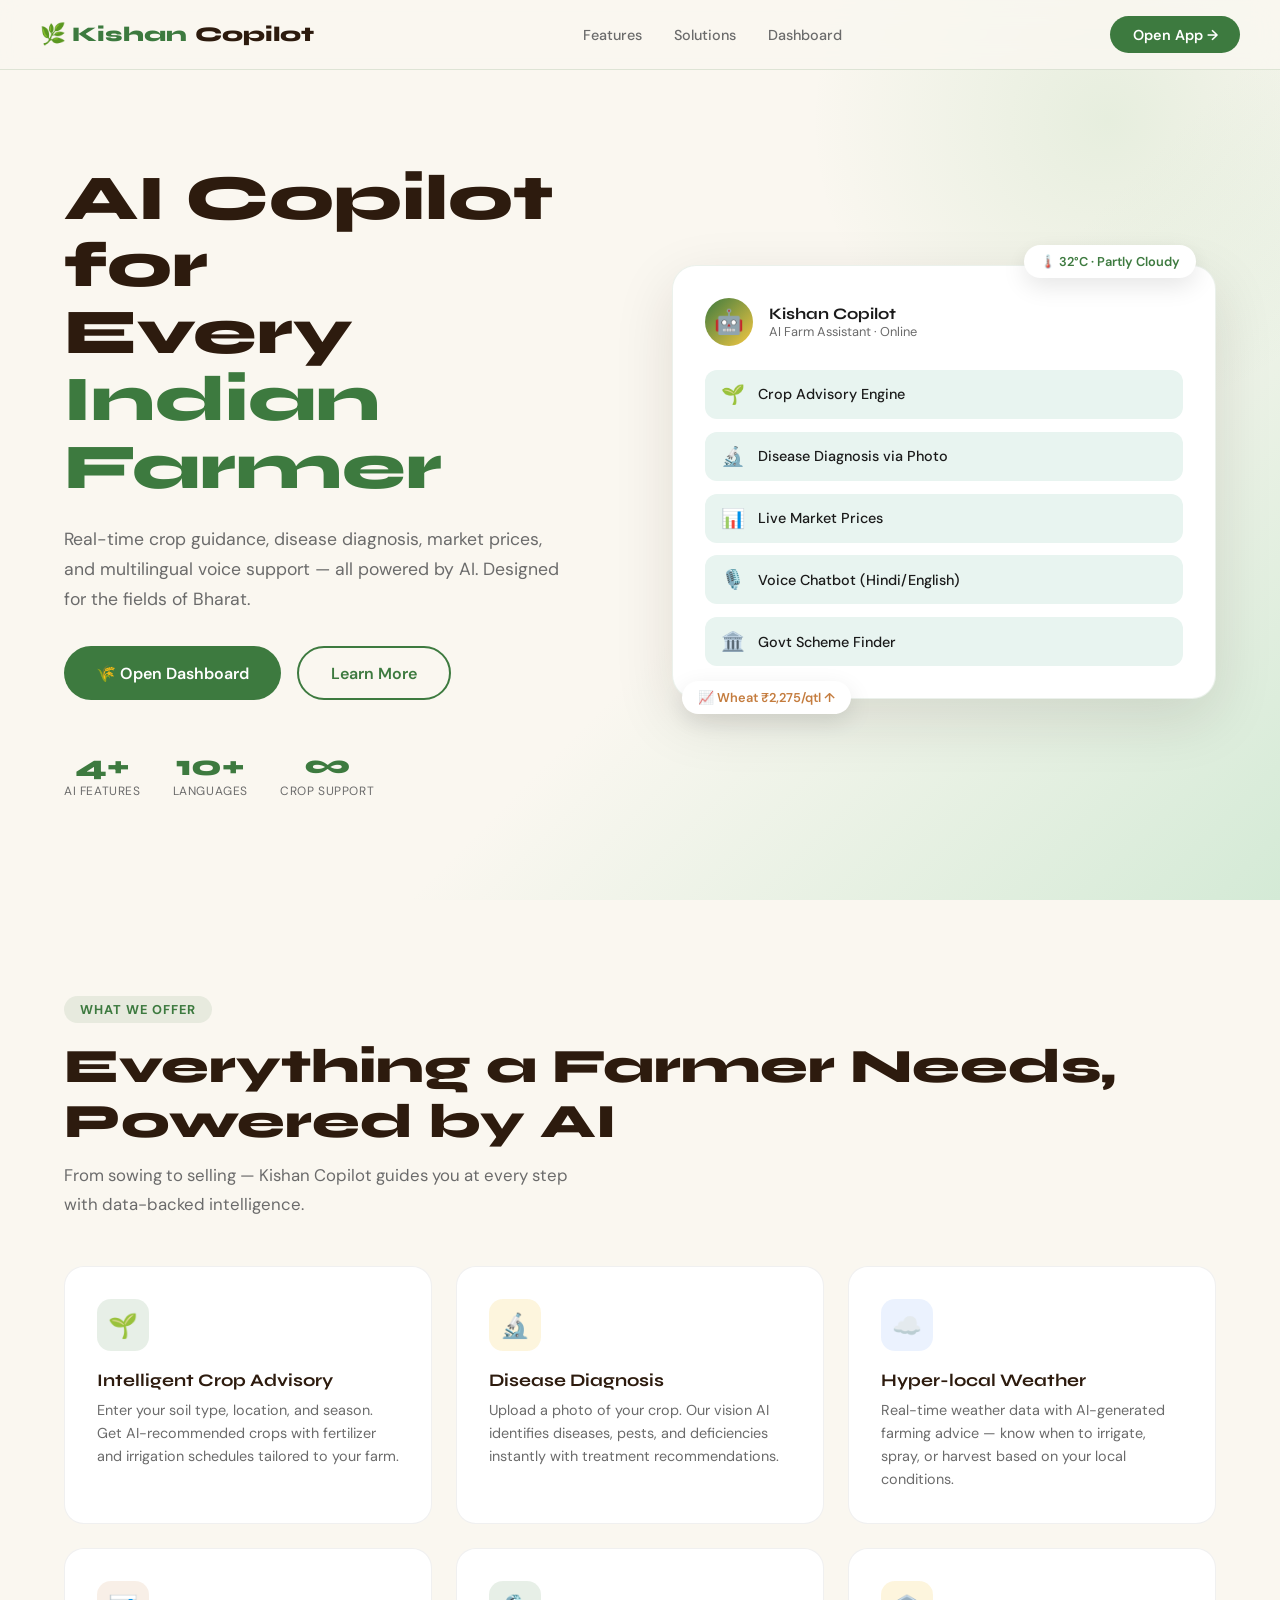
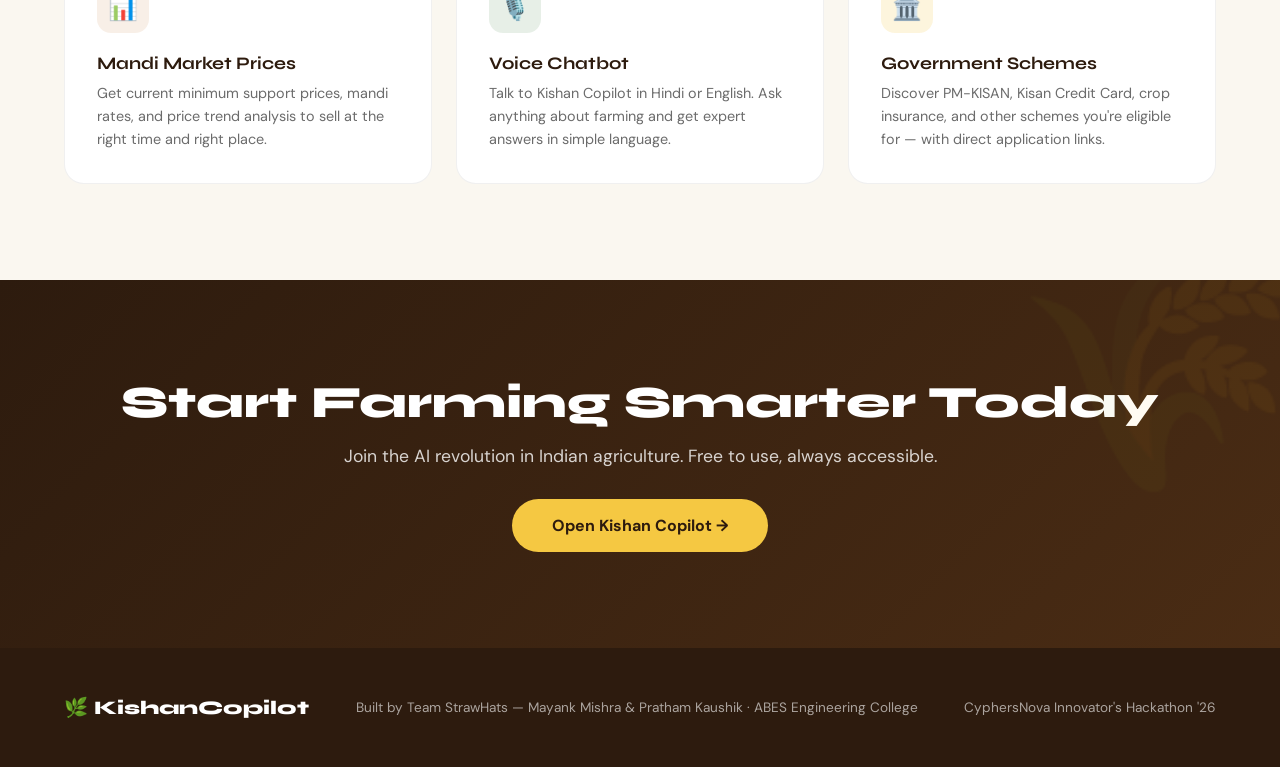
<file: templates/index.html>
<!DOCTYPE html>
<html lang="en">
<head>
<meta charset="UTF-8">
<meta name="viewport" content="width=device-width, initial-scale=1.0">
<title>Kishan Copilot — AI for Indian Farmers</title>
<link rel="preconnect" href="https://fonts.googleapis.com">
<link href="https://fonts.googleapis.com/css2?family=Syne:wght@400;600;700;800&family=DM+Sans:ital,wght@0,300;0,400;0,500;1,300&display=swap" rel="stylesheet">
<style>
:root {
  --soil: #2d1b0e;
  --leaf: #3d7a3f;
  --leaf-light: #5aad5c;
  --sun: #f5c842;
  --sky: #e8f4f0;
  --clay: #c47c3e;
  --cream: #faf7f0;
  --text: #1a1a1a;
  --muted: #6b6b6b;
}

*, *::before, *::after { box-sizing: border-box; margin: 0; padding: 0; }

body {
  font-family: 'DM Sans', sans-serif;
  background: var(--cream);
  color: var(--text);
  overflow-x: hidden;
}

/* NAV */
nav {
  position: fixed; top: 0; width: 100%; z-index: 100;
  display: flex; justify-content: space-between; align-items: center;
  padding: 1rem 2.5rem;
  background: rgba(250,247,240,0.85);
  backdrop-filter: blur(12px);
  border-bottom: 1px solid rgba(61,122,63,0.15);
}
.nav-logo {
  font-family: 'Syne', sans-serif;
  font-weight: 800; font-size: 1.3rem;
  color: var(--leaf);
  display: flex; align-items: center; gap: 0.5rem;
}
.nav-logo span { color: var(--soil); }
.nav-links { display: flex; gap: 2rem; list-style: none; }
.nav-links a {
  text-decoration: none; font-size: 0.9rem;
  color: var(--muted); font-weight: 500;
  transition: color 0.2s;
}
.nav-links a:hover { color: var(--leaf); }
.nav-cta {
  background: var(--leaf); color: white;
  padding: 0.6rem 1.4rem; border-radius: 50px;
  text-decoration: none; font-weight: 600; font-size: 0.9rem;
  transition: background 0.2s, transform 0.1s;
}
.nav-cta:hover { background: var(--soil); transform: translateY(-1px); }

/* HERO */
.hero {
  min-height: 100vh;
  display: grid; grid-template-columns: 1fr 1fr;
  align-items: center;
  padding: 8rem 4rem 4rem;
  gap: 4rem;
  background: linear-gradient(135deg, var(--cream) 60%, #d4ead6 100%);
  position: relative;
  overflow: hidden;
}
.hero::before {
  content: '';
  position: absolute; top: -20%; right: -10%;
  width: 600px; height: 600px;
  background: radial-gradient(circle, rgba(90,173,92,0.12) 0%, transparent 70%);
  border-radius: 50%;
  animation: pulse 6s ease-in-out infinite;
}
@keyframes pulse { 0%,100%{transform:scale(1)} 50%{transform:scale(1.1)} }

.hero-badge {
  display: inline-flex; align-items: center; gap: 0.5rem;
  background: rgba(61,122,63,0.1); border: 1px solid rgba(61,122,63,0.3);
  color: var(--leaf); padding: 0.4rem 1rem; border-radius: 50px;
  font-size: 0.8rem; font-weight: 600; margin-bottom: 1.5rem;
  animation: fadeUp 0.6s ease both;
}
.hero h1 {
  font-family: 'Syne', sans-serif;
  font-size: clamp(2.5rem, 5vw, 4.2rem);
  font-weight: 800; line-height: 1.05;
  color: var(--soil);
  animation: fadeUp 0.7s 0.1s ease both;
}
.hero h1 em { color: var(--leaf); font-style: normal; }
.hero p {
  font-size: 1.1rem; color: var(--muted);
  line-height: 1.7; margin: 1.5rem 0 2rem;
  max-width: 500px;
  animation: fadeUp 0.7s 0.2s ease both;
}
.hero-actions {
  display: flex; gap: 1rem; flex-wrap: wrap;
  animation: fadeUp 0.7s 0.3s ease both;
}
.btn-primary {
  background: var(--leaf); color: white;
  padding: 0.9rem 2rem; border-radius: 50px;
  text-decoration: none; font-weight: 600;
  transition: all 0.2s;
  display: flex; align-items: center; gap: 0.5rem;
}
.btn-primary:hover { background: var(--soil); transform: translateY(-2px); box-shadow: 0 8px 24px rgba(45,27,14,0.2); }
.btn-outline {
  border: 2px solid var(--leaf); color: var(--leaf);
  padding: 0.9rem 2rem; border-radius: 50px;
  text-decoration: none; font-weight: 600;
  transition: all 0.2s;
}
.btn-outline:hover { background: var(--leaf); color: white; }

.hero-stats {
  display: flex; gap: 2rem; margin-top: 3rem;
  animation: fadeUp 0.7s 0.4s ease both;
}
.stat { text-align: center; }
.stat-num { font-family: 'Syne', sans-serif; font-size: 1.8rem; font-weight: 800; color: var(--leaf); }
.stat-label { font-size: 0.75rem; color: var(--muted); text-transform: uppercase; letter-spacing: 0.05em; }

.hero-visual {
  position: relative;
  animation: fadeUp 0.8s 0.2s ease both;
}
.hero-card {
  background: white;
  border-radius: 24px;
  padding: 2rem;
  box-shadow: 0 20px 60px rgba(45,27,14,0.12);
  border: 1px solid rgba(61,122,63,0.1);
}
.hero-card-header {
  display: flex; align-items: center; gap: 1rem; margin-bottom: 1.5rem;
}
.avatar {
  width: 48px; height: 48px; border-radius: 50%;
  background: linear-gradient(135deg, var(--leaf), var(--sun));
  display: flex; align-items: center; justify-content: center;
  font-size: 1.5rem;
}
.feature-list { list-style: none; display: flex; flex-direction: column; gap: 0.8rem; }
.feature-list li {
  display: flex; align-items: center; gap: 0.8rem;
  padding: 0.75rem 1rem; border-radius: 12px;
  background: var(--sky); font-size: 0.9rem; font-weight: 500;
  transition: transform 0.2s;
}
.feature-list li:hover { transform: translateX(4px); }
.feature-list li .icon { font-size: 1.2rem; }

.floating-tag {
  position: absolute;
  background: white; border-radius: 50px;
  padding: 0.5rem 1rem; font-size: 0.8rem; font-weight: 600;
  box-shadow: 0 8px 24px rgba(0,0,0,0.1);
  display: flex; align-items: center; gap: 0.4rem;
}
.floating-tag.t1 { top: -20px; right: 20px; color: var(--leaf); animation: float 3s ease-in-out infinite; }
.floating-tag.t2 { bottom: -15px; left: 10px; color: var(--clay); animation: float 3s 1.5s ease-in-out infinite; }
@keyframes float { 0%,100%{transform:translateY(0)} 50%{transform:translateY(-8px)} }

/* FEATURES */
.section {
  padding: 6rem 4rem;
}
.section-tag {
  display: inline-block; background: rgba(61,122,63,0.1);
  color: var(--leaf); padding: 0.3rem 1rem; border-radius: 50px;
  font-size: 0.8rem; font-weight: 700; text-transform: uppercase; letter-spacing: 0.08em;
  margin-bottom: 1rem;
}
.section-title {
  font-family: 'Syne', sans-serif;
  font-size: clamp(2rem, 4vw, 3rem);
  font-weight: 800; color: var(--soil); line-height: 1.15;
}
.section-sub { color: var(--muted); font-size: 1.05rem; line-height: 1.7; max-width: 540px; margin-top: 0.75rem; }

/* FEATURE GRID */
.features-grid {
  display: grid; grid-template-columns: repeat(auto-fit, minmax(280px, 1fr));
  gap: 1.5rem; margin-top: 3rem;
}
.feat-card {
  background: white; border-radius: 20px;
  padding: 2rem; border: 1px solid rgba(0,0,0,0.06);
  transition: all 0.3s; cursor: default;
  position: relative; overflow: hidden;
}
.feat-card::before {
  content: ''; position: absolute; inset: 0;
  background: linear-gradient(135deg, transparent, rgba(61,122,63,0.03));
  opacity: 0; transition: opacity 0.3s;
}
.feat-card:hover { transform: translateY(-4px); box-shadow: 0 16px 48px rgba(45,27,14,0.1); }
.feat-card:hover::before { opacity: 1; }
.feat-icon {
  width: 52px; height: 52px; border-radius: 14px;
  display: flex; align-items: center; justify-content: center;
  font-size: 1.5rem; margin-bottom: 1.2rem;
}
.feat-icon.green { background: rgba(61,122,63,0.12); }
.feat-icon.yellow { background: rgba(245,200,66,0.18); }
.feat-icon.blue { background: rgba(59,130,246,0.1); }
.feat-icon.orange { background: rgba(196,124,62,0.12); }
.feat-card h3 { font-family: 'Syne', sans-serif; font-weight: 700; font-size: 1.1rem; margin-bottom: 0.5rem; color: var(--soil); }
.feat-card p { font-size: 0.9rem; color: var(--muted); line-height: 1.6; }

/* DASHBOARD CTA */
.cta-section {
  background: linear-gradient(135deg, var(--soil) 0%, #4a2c14 100%);
  color: white; padding: 6rem 4rem;
  text-align: center;
  position: relative; overflow: hidden;
}
.cta-section::before {
  content: '🌾';
  position: absolute; font-size: 15rem;
  opacity: 0.05; top: -2rem; right: -2rem;
  line-height: 1;
}
.cta-section h2 { font-family: 'Syne', sans-serif; font-size: 2.8rem; font-weight: 800; margin-bottom: 1rem; }
.cta-section p { font-size: 1.1rem; opacity: 0.8; margin-bottom: 2rem; }
.btn-sun {
  background: var(--sun); color: var(--soil);
  padding: 1rem 2.5rem; border-radius: 50px;
  text-decoration: none; font-weight: 700; font-size: 1rem;
  transition: all 0.2s; display: inline-block;
}
.btn-sun:hover { transform: translateY(-2px); box-shadow: 0 12px 32px rgba(245,200,66,0.4); }

/* FOOTER */
footer {
  background: var(--soil); color: rgba(255,255,255,0.6);
  padding: 3rem 4rem;
  display: flex; justify-content: space-between; align-items: center;
  flex-wrap: wrap; gap: 1rem;
}
footer .logo { font-family: 'Syne', sans-serif; font-weight: 800; color: white; font-size: 1.2rem; }
footer p { font-size: 0.85rem; }

@keyframes fadeUp {
  from { opacity: 0; transform: translateY(20px); }
  to { opacity: 1; transform: translateY(0); }
}

@media (max-width: 768px) {
  .hero { grid-template-columns: 1fr; padding: 6rem 1.5rem 3rem; }
  .hero-visual { display: none; }
  .section { padding: 4rem 1.5rem; }
  nav { padding: 1rem 1.5rem; }
  .nav-links { display: none; }
  footer { flex-direction: column; padding: 2rem 1.5rem; }
  .cta-section { padding: 4rem 1.5rem; }
}
</style>
</head>
<body>

<nav>
  <div class="nav-logo">🌿 Kishan<span>Copilot</span></div>
  <ul class="nav-links">
    <li><a href="#features">Features</a></li>
    <li><a href="#solutions">Solutions</a></li>
    <li><a href="/dashboard">Dashboard</a></li>
  </ul>
  <a href="/dashboard" class="nav-cta">Open App →</a>
</nav>

<section class="hero">
  <div class="hero-content">
    <h1>AI Copilot for<br>Every <em>Indian Farmer</em></h1>
    <p>Real-time crop guidance, disease diagnosis, market prices, and multilingual voice support — all powered by AI. Designed for the fields of Bharat.</p>
    <div class="hero-actions">
      <a href="/dashboard" class="btn-primary">🌾 Open Dashboard</a>
      <a href="#features" class="btn-outline">Learn More</a>
    </div>
    <div class="hero-stats">
      <div class="stat"><div class="stat-num">4+</div><div class="stat-label">AI Features</div></div>
      <div class="stat"><div class="stat-num">10+</div><div class="stat-label">Languages</div></div>
      <div class="stat"><div class="stat-num">∞</div><div class="stat-label">Crop Support</div></div>
    </div>
  </div>
  <div class="hero-visual">
    <div class="floating-tag t1">🌡️ 32°C · Partly Cloudy</div>
    <div class="hero-card">
      <div class="hero-card-header">
        <div class="avatar">🤖</div>
        <div>
          <div style="font-family:'Syne',sans-serif;font-weight:700">Kishan Copilot</div>
          <div style="font-size:0.8rem;color:var(--muted)">AI Farm Assistant · Online</div>
        </div>
      </div>
      <ul class="feature-list">
        <li><span class="icon">🌱</span> Crop Advisory Engine</li>
        <li><span class="icon">🔬</span> Disease Diagnosis via Photo</li>
        <li><span class="icon">📊</span> Live Market Prices</li>
        <li><span class="icon">🎙️</span> Voice Chatbot (Hindi/English)</li>
        <li><span class="icon">🏛️</span> Govt Scheme Finder</li>
      </ul>
    </div>
    <div class="floating-tag t2">📈 Wheat ₹2,275/qtl ↑</div>
  </div>
</section>

<section class="section" id="features">
  <div class="section-tag">What We Offer</div>
  <h2 class="section-title">Everything a Farmer Needs,<br>Powered by AI</h2>
  <p class="section-sub">From sowing to selling — Kishan Copilot guides you at every step with data-backed intelligence.</p>
  <div class="features-grid">
    <div class="feat-card">
      <div class="feat-icon green">🌱</div>
      <h3>Intelligent Crop Advisory</h3>
      <p>Enter your soil type, location, and season. Get AI-recommended crops with fertilizer and irrigation schedules tailored to your farm.</p>
    </div>
    <div class="feat-card">
      <div class="feat-icon yellow">🔬</div>
      <h3>Disease Diagnosis</h3>
      <p>Upload a photo of your crop. Our vision AI identifies diseases, pests, and deficiencies instantly with treatment recommendations.</p>
    </div>
    <div class="feat-card">
      <div class="feat-icon blue">☁️</div>
      <h3>Hyper-local Weather</h3>
      <p>Real-time weather data with AI-generated farming advice — know when to irrigate, spray, or harvest based on your local conditions.</p>
    </div>
    <div class="feat-card">
      <div class="feat-icon orange">📊</div>
      <h3>Mandi Market Prices</h3>
      <p>Get current minimum support prices, mandi rates, and price trend analysis to sell at the right time and right place.</p>
    </div>
    <div class="feat-card">
      <div class="feat-icon green">🎙️</div>
      <h3>Voice Chatbot</h3>
      <p>Talk to Kishan Copilot in Hindi or English. Ask anything about farming and get expert answers in simple language.</p>
    </div>
    <div class="feat-card">
      <div class="feat-icon yellow">🏛️</div>
      <h3>Government Schemes</h3>
      <p>Discover PM-KISAN, Kisan Credit Card, crop insurance, and other schemes you're eligible for — with direct application links.</p>
    </div>
  </div>
</section>

<section class="cta-section">
  <h2>Start Farming Smarter Today</h2>
  <p>Join the AI revolution in Indian agriculture. Free to use, always accessible.</p>
  <a href="/dashboard" class="btn-sun">Open Kishan Copilot →</a>
</section>

<footer>
  <div class="logo">🌿 KishanCopilot</div>
  <p>Built by Team StrawHats — Mayank Mishra & Pratham Kaushik · ABES Engineering College</p>
  <p>CyphersNova Innovator's Hackathon '26</p>
</footer>

</body>
</html>
</file>
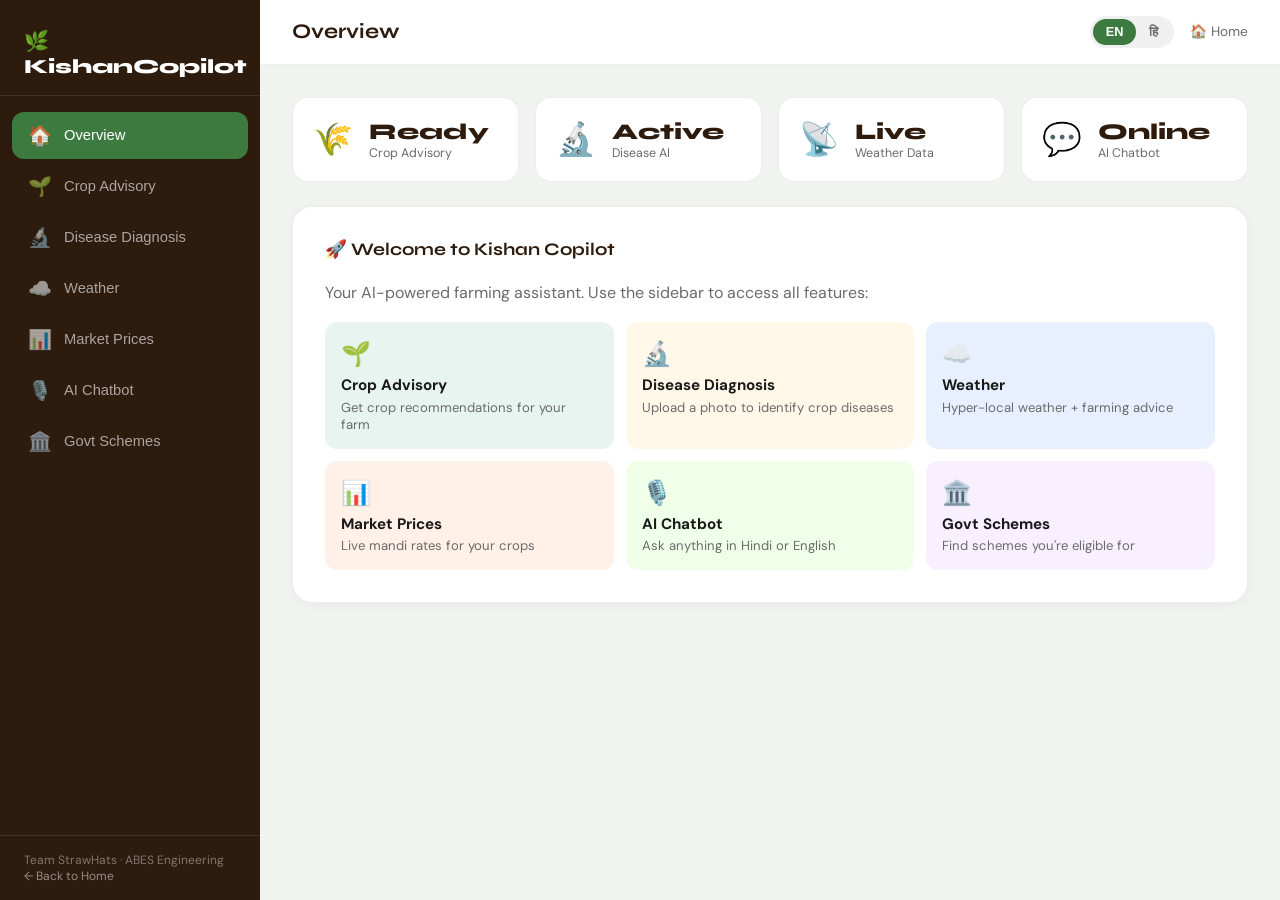
<file: templates/dashboard.html>
<!DOCTYPE html>
<html lang="en">
<head>
<meta charset="UTF-8">
<meta name="viewport" content="width=device-width, initial-scale=1.0">
<title>Dashboard — Kishan Copilot</title>
<link rel="preconnect" href="https://fonts.googleapis.com">
<link href="https://fonts.googleapis.com/css2?family=Syne:wght@600;700;800&family=DM+Sans:ital,wght@0,300;0,400;0,500;1,300&display=swap" rel="stylesheet">
<style>
:root {
  --soil: #2d1b0e; --leaf: #3d7a3f; --leaf-light: #5aad5c;
  --sun: #f5c842; --sky: #e8f4f0; --clay: #c47c3e;
  --cream: #faf7f0; --text: #1a1a1a; --muted: #6b6b6b;
  --white: #ffffff; --border: rgba(0,0,0,0.07);
  --sidebar-w: 260px;
}
*, *::before, *::after { box-sizing: border-box; margin: 0; padding: 0; }
body { font-family: 'DM Sans', sans-serif; background: #f0f3f0; color: var(--text); display: flex; min-height: 100vh; }

/* SIDEBAR */
.sidebar {
  width: var(--sidebar-w); min-height: 100vh;
  background: var(--soil); position: fixed; left: 0; top: 0;
  display: flex; flex-direction: column;
  z-index: 10;
}
.sidebar-logo {
  padding: 1.8rem 1.5rem 1rem;
  font-family: 'Syne', sans-serif; font-weight: 800; font-size: 1.25rem; color: white;
  border-bottom: 1px solid rgba(255,255,255,0.1);
  display: flex; align-items: center; gap: 0.6rem;
}
.sidebar-nav { padding: 1rem 0.75rem; flex: 1; }
.nav-item {
  display: flex; align-items: center; gap: 0.75rem;
  padding: 0.75rem 1rem; border-radius: 12px;
  cursor: pointer; margin-bottom: 0.25rem;
  color: rgba(255,255,255,0.6); font-weight: 500; font-size: 0.92rem;
  transition: all 0.2s; border: none; background: none; width: 100%; text-align: left;
}
.nav-item:hover { background: rgba(255,255,255,0.08); color: white; }
.nav-item.active { background: var(--leaf); color: white; }
.nav-item .icon { font-size: 1.2rem; width: 24px; text-align: center; }
.sidebar-footer {
  padding: 1rem 1.5rem;
  border-top: 1px solid rgba(255,255,255,0.1);
  font-size: 0.75rem; color: rgba(255,255,255,0.4);
}
.sidebar-footer a { color: rgba(255,255,255,0.5); text-decoration: none; }

/* MAIN */
.main { margin-left: var(--sidebar-w); flex: 1; display: flex; flex-direction: column; }
.topbar {
  background: white; padding: 1rem 2rem;
  display: flex; align-items: center; justify-content: space-between;
  border-bottom: 1px solid var(--border);
  position: sticky; top: 0; z-index: 5;
}
.topbar h1 { font-family: 'Syne', sans-serif; font-size: 1.3rem; font-weight: 700; color: var(--soil); }
.topbar-right { display: flex; align-items: center; gap: 1rem; }
.lang-toggle {
  display: flex; background: #f0f0f0; border-radius: 50px; padding: 3px;
}
.lang-btn {
  padding: 0.3rem 0.8rem; border-radius: 50px; border: none;
  cursor: pointer; font-size: 0.8rem; font-weight: 600;
  background: transparent; color: var(--muted); transition: all 0.2s;
}
.lang-btn.active { background: var(--leaf); color: white; }
.home-link {
  color: var(--muted); text-decoration: none; font-size: 0.85rem;
  display: flex; align-items: center; gap: 0.3rem;
}

/* CONTENT */
.content { padding: 2rem; flex: 1; }
.panel { display: none; }
.panel.active { display: block; animation: fadeIn 0.3s ease; }
@keyframes fadeIn { from{opacity:0;transform:translateY(8px)} to{opacity:1;transform:translateY(0)} }

/* CARDS */
.card {
  background: white; border-radius: 20px; padding: 2rem;
  border: 1px solid var(--border); margin-bottom: 1.5rem;
  box-shadow: 0 2px 12px rgba(0,0,0,0.04);
}
.card-title {
  font-family: 'Syne', sans-serif; font-weight: 700; font-size: 1.1rem;
  color: var(--soil); margin-bottom: 1.2rem;
  display: flex; align-items: center; gap: 0.5rem;
}

/* FORM ELEMENTS */
.form-grid { display: grid; grid-template-columns: repeat(auto-fit, minmax(200px, 1fr)); gap: 1rem; }
label { display: block; font-size: 0.82rem; font-weight: 600; color: var(--muted); margin-bottom: 0.4rem; text-transform: uppercase; letter-spacing: 0.04em; }
input, select, textarea {
  width: 100%; padding: 0.7rem 1rem; border-radius: 10px;
  border: 1.5px solid #e0e0e0; font-family: inherit; font-size: 0.93rem;
  background: #fafafa; color: var(--text); transition: border 0.2s;
  outline: none;
}
input:focus, select:focus, textarea:focus { border-color: var(--leaf); background: white; }
textarea { resize: vertical; min-height: 80px; }

.btn {
  padding: 0.75rem 1.8rem; border-radius: 50px; border: none;
  cursor: pointer; font-family: inherit; font-weight: 600; font-size: 0.92rem;
  transition: all 0.2s; display: inline-flex; align-items: center; gap: 0.4rem;
}
.btn-green { background: var(--leaf); color: white; }
.btn-green:hover { background: var(--soil); transform: translateY(-1px); box-shadow: 0 6px 20px rgba(61,122,63,0.3); }
.btn-green:disabled { background: #ccc; transform: none; box-shadow: none; cursor: not-allowed; }

/* RESULT AREAS */
.result-box {
  background: var(--sky); border-radius: 14px; padding: 1.5rem;
  margin-top: 1.2rem; border: 1px solid rgba(61,122,63,0.15);
  display: none;
}
.result-box.show { display: block; animation: fadeIn 0.3s ease; }
.result-box h4 { font-family: 'Syne', sans-serif; font-weight: 700; margin-bottom: 0.75rem; color: var(--leaf); }
.result-grid { display: grid; grid-template-columns: repeat(auto-fit, minmax(180px, 1fr)); gap: 0.75rem; margin-bottom: 1rem; }
.result-chip {
  background: white; border-radius: 12px; padding: 1rem;
  border: 1px solid rgba(61,122,63,0.15);
}
.result-chip .label { font-size: 0.75rem; color: var(--muted); text-transform: uppercase; margin-bottom: 0.2rem; }
.result-chip .val { font-weight: 600; font-size: 1rem; color: var(--soil); }
.tag { display: inline-block; padding: 0.25rem 0.75rem; border-radius: 50px; font-size: 0.8rem; font-weight: 600; margin: 0.2rem; }
.tag-green { background: rgba(61,122,63,0.12); color: var(--leaf); }
.tag-red { background: rgba(220,50,50,0.1); color: #c33; }
.tag-yellow { background: rgba(245,200,66,0.2); color: #8a6e00; }
.tag-blue { background: rgba(59,130,246,0.12); color: #2563eb; }

/* CHAT */
.chat-container { height: 420px; display: flex; flex-direction: column; }
.chat-messages {
  flex: 1; overflow-y: auto; padding: 1rem;
  background: #f8f9f8; border-radius: 12px; margin-bottom: 1rem;
  display: flex; flex-direction: column; gap: 0.75rem;
}
.chat-msg { max-width: 80%; padding: 0.75rem 1rem; border-radius: 16px; font-size: 0.92rem; line-height: 1.5; }
.chat-msg.user { background: var(--leaf); color: white; align-self: flex-end; border-bottom-right-radius: 4px; }
.chat-msg.bot { background: white; color: var(--text); align-self: flex-start; border-bottom-left-radius: 4px; border: 1px solid var(--border); }
.chat-msg.bot.typing { opacity: 0.6; font-style: italic; }
.chat-input-row { display: flex; gap: 0.75rem; }
.chat-input-row input { border-radius: 50px; }
.btn-voice {
  width: 44px; height: 44px; border-radius: 50%; border: none;
  background: var(--sky); cursor: pointer; font-size: 1.2rem;
  display: flex; align-items: center; justify-content: center;
  transition: all 0.2s; flex-shrink: 0;
}
.btn-voice:hover { background: var(--leaf); }
.btn-voice.listening { background: #ff4444; animation: breathe 1s infinite; }
@keyframes breathe { 0%,100%{transform:scale(1)} 50%{transform:scale(1.1)} }

/* WEATHER WIDGET */
.weather-widget {
  display: grid; grid-template-columns: auto 1fr; gap: 1.5rem;
  align-items: center; background: linear-gradient(135deg, #4a90d9 0%, #2d6ba8 100%);
  border-radius: 18px; padding: 1.5rem; color: white; margin-bottom: 1.2rem;
}
.weather-icon { font-size: 3.5rem; }
.weather-temp { font-family: 'Syne', sans-serif; font-size: 2.5rem; font-weight: 800; }
.weather-info { font-size: 0.85rem; opacity: 0.85; margin-top: 0.25rem; }

/* SCHEMES GRID */
.schemes-grid { display: grid; grid-template-columns: repeat(auto-fill, minmax(280px, 1fr)); gap: 1rem; }
.scheme-card {
  background: white; border-radius: 16px; padding: 1.25rem;
  border: 1px solid var(--border); transition: all 0.2s;
}
.scheme-card:hover { box-shadow: 0 8px 24px rgba(0,0,0,0.08); transform: translateY(-2px); }
.scheme-name { font-weight: 700; font-size: 0.95rem; margin-bottom: 0.3rem; color: var(--soil); }
.scheme-ministry { font-size: 0.75rem; color: var(--muted); margin-bottom: 0.6rem; }
.scheme-benefit { font-size: 0.88rem; line-height: 1.5; color: #444; }

/* UPLOAD AREA */
.upload-area {
  border: 2px dashed #c8d8c8; border-radius: 16px; padding: 2.5rem;
  text-align: center; cursor: pointer; transition: all 0.2s;
  background: #f8fbf8;
}
.upload-area:hover, .upload-area.dragover { border-color: var(--leaf); background: rgba(61,122,63,0.05); }
.upload-area img { max-height: 200px; border-radius: 12px; margin-top: 1rem; }
#fileInput { display: none; }

/* OVERVIEW STATS */
.stat-cards { display: grid; grid-template-columns: repeat(auto-fit, minmax(180px, 1fr)); gap: 1rem; margin-bottom: 1.5rem; }
.stat-card {
  background: white; border-radius: 16px; padding: 1.25rem;
  border: 1px solid var(--border); display: flex; align-items: center; gap: 1rem;
}
.stat-icon { font-size: 2rem; }
.stat-val { font-family: 'Syne', sans-serif; font-size: 1.4rem; font-weight: 800; color: var(--soil); }
.stat-lbl { font-size: 0.78rem; color: var(--muted); }

/* SPINNER */
.spinner {
  display: inline-block; width: 16px; height: 16px;
  border: 2px solid rgba(255,255,255,0.4); border-top-color: white;
  border-radius: 50%; animation: spin 0.6s linear infinite;
}
@keyframes spin { to { transform: rotate(360deg); } }

/* MARKET */
.market-search { display: flex; gap: 1rem; margin-bottom: 1.5rem; flex-wrap: wrap; }
.price-display {
  display: grid; grid-template-columns: repeat(3, 1fr); gap: 1rem; margin-bottom: 1rem;
}
.price-box {
  background: white; border-radius: 14px; padding: 1.2rem;
  text-align: center; border: 1px solid var(--border);
}
.price-box .p-label { font-size: 0.75rem; text-transform: uppercase; color: var(--muted); margin-bottom: 0.3rem; }
.price-box .p-val { font-family: 'Syne', sans-serif; font-size: 1.6rem; font-weight: 800; color: var(--leaf); }
.price-box .p-sub { font-size: 0.75rem; color: var(--muted); }

@media (max-width: 768px) {
  .sidebar { width: 220px; }
  .main { margin-left: 0; }
  .sidebar { display: none; }
  .content { padding: 1rem; }
}
</style>
</head>
<body>

<!-- SIDEBAR -->
<aside class="sidebar">
  <div class="sidebar-logo">🌿 KishanCopilot</div>
  <nav class="sidebar-nav">
    <button class="nav-item active" onclick="showPanel('overview', this)">
      <span class="icon">🏠</span> Overview
    </button>
    <button class="nav-item" onclick="showPanel('crop', this)">
      <span class="icon">🌱</span> Crop Advisory
    </button>
    <button class="nav-item" onclick="showPanel('disease', this)">
      <span class="icon">🔬</span> Disease Diagnosis
    </button>
    <button class="nav-item" onclick="showPanel('weather', this)">
      <span class="icon">☁️</span> Weather
    </button>
    <button class="nav-item" onclick="showPanel('market', this)">
      <span class="icon">📊</span> Market Prices
    </button>
    <button class="nav-item" onclick="showPanel('chat', this)">
      <span class="icon">🎙️</span> AI Chatbot
    </button>
    <button class="nav-item" onclick="showPanel('schemes', this)">
      <span class="icon">🏛️</span> Govt Schemes
    </button>
  </nav>
  <div class="sidebar-footer">
    Team StrawHats · ABES Engineering<br>
    <a href="/">← Back to Home</a>
  </div>
</aside>

<!-- MAIN -->
<main class="main">
  <div class="topbar">
    <h1 id="panel-title">Overview</h1>
    <div class="topbar-right">
      <div class="lang-toggle">
        <button class="lang-btn active" onclick="setLang('en',this)">EN</button>
        <button class="lang-btn" onclick="setLang('hi',this)">हि</button>
      </div>
      <a href="/" class="home-link">🏠 Home</a>
    </div>
  </div>

  <div class="content">

    <!-- OVERVIEW -->
    <div id="panel-overview" class="panel active">
      <div class="stat-cards">
        <div class="stat-card"><div class="stat-icon">🌾</div><div><div class="stat-val">Ready</div><div class="stat-lbl">Crop Advisory</div></div></div>
        <div class="stat-card"><div class="stat-icon">🔬</div><div><div class="stat-val">Active</div><div class="stat-lbl">Disease AI</div></div></div>
        <div class="stat-card"><div class="stat-icon">📡</div><div><div class="stat-val">Live</div><div class="stat-lbl">Weather Data</div></div></div>
        <div class="stat-card"><div class="stat-icon">💬</div><div><div class="stat-val">Online</div><div class="stat-lbl">AI Chatbot</div></div></div>
      </div>
      <div class="card">
        <div class="card-title">🚀 Welcome to Kishan Copilot</div>
        <p style="color:var(--muted);line-height:1.7;margin-bottom:1rem">Your AI-powered farming assistant. Use the sidebar to access all features:</p>
        <div style="display:grid;grid-template-columns:repeat(auto-fill,minmax(220px,1fr));gap:0.75rem">
          <div style="background:var(--sky);border-radius:12px;padding:1rem;cursor:pointer" onclick="showPanel('crop', document.querySelectorAll('.nav-item')[1])">
            <div style="font-size:1.5rem;margin-bottom:0.4rem">🌱</div>
            <div style="font-weight:700;font-size:0.95rem">Crop Advisory</div>
            <div style="font-size:0.82rem;color:var(--muted);margin-top:0.2rem">Get crop recommendations for your farm</div>
          </div>
          <div style="background:#fff8e8;border-radius:12px;padding:1rem;cursor:pointer" onclick="showPanel('disease', document.querySelectorAll('.nav-item')[2])">
            <div style="font-size:1.5rem;margin-bottom:0.4rem">🔬</div>
            <div style="font-weight:700;font-size:0.95rem">Disease Diagnosis</div>
            <div style="font-size:0.82rem;color:var(--muted);margin-top:0.2rem">Upload a photo to identify crop diseases</div>
          </div>
          <div style="background:#e8f0ff;border-radius:12px;padding:1rem;cursor:pointer" onclick="showPanel('weather', document.querySelectorAll('.nav-item')[3])">
            <div style="font-size:1.5rem;margin-bottom:0.4rem">☁️</div>
            <div style="font-weight:700;font-size:0.95rem">Weather</div>
            <div style="font-size:0.82rem;color:var(--muted);margin-top:0.2rem">Hyper-local weather + farming advice</div>
          </div>
          <div style="background:#fff0e8;border-radius:12px;padding:1rem;cursor:pointer" onclick="showPanel('market', document.querySelectorAll('.nav-item')[4])">
            <div style="font-size:1.5rem;margin-bottom:0.4rem">📊</div>
            <div style="font-weight:700;font-size:0.95rem">Market Prices</div>
            <div style="font-size:0.82rem;color:var(--muted);margin-top:0.2rem">Live mandi rates for your crops</div>
          </div>
          <div style="background:#f0ffe8;border-radius:12px;padding:1rem;cursor:pointer" onclick="showPanel('chat', document.querySelectorAll('.nav-item')[5])">
            <div style="font-size:1.5rem;margin-bottom:0.4rem">🎙️</div>
            <div style="font-weight:700;font-size:0.95rem">AI Chatbot</div>
            <div style="font-size:0.82rem;color:var(--muted);margin-top:0.2rem">Ask anything in Hindi or English</div>
          </div>
          <div style="background:#f8f0ff;border-radius:12px;padding:1rem;cursor:pointer" onclick="showPanel('schemes', document.querySelectorAll('.nav-item')[6])">
            <div style="font-size:1.5rem;margin-bottom:0.4rem">🏛️</div>
            <div style="font-weight:700;font-size:0.95rem">Govt Schemes</div>
            <div style="font-size:0.82rem;color:var(--muted);margin-top:0.2rem">Find schemes you're eligible for</div>
          </div>
        </div>
      </div>
    </div>

    <!-- CROP ADVISORY -->
    <div id="panel-crop" class="panel">
      <div class="card">
        <div class="card-title">🌱 Crop Advisory Engine</div>
        <div class="form-grid">
          <div><label>Location / District</label><input id="c-location" type="text" placeholder="e.g. Varanasi, UP"></div>
          <div><label>Soil Type</label>
            <select id="c-soil">
              <option>Loamy</option><option>Sandy</option><option>Clay</option>
              <option>Black (Regur)</option><option>Red</option><option>Alluvial</option>
            </select>
          </div>
          <div><label>Season</label>
            <select id="c-season">
              <option>Kharif (June–Nov)</option><option>Rabi (Nov–Apr)</option><option>Zaid (Mar–Jun)</option>
            </select>
          </div>
          <div><label>Farm Size (acres)</label><input id="c-size" type="number" placeholder="e.g. 2.5"></div>
          <div><label>Previous Crop</label><input id="c-prev" type="text" placeholder="e.g. Rice"></div>
        </div>
        <button class="btn btn-green" style="margin-top:1.2rem" onclick="getCropAdvisory()" id="crop-btn">
          Get Crop Advisory
        </button>
        <div id="crop-result" class="result-box"></div>
      </div>
    </div>

    <!-- DISEASE -->
    <div id="panel-disease" class="panel">
      <div class="card">
        <div class="card-title">🔬 AI Disease Diagnosis</div>
        <div>
          <label>Crop Name</label>
          <input id="d-crop" type="text" placeholder="e.g. Wheat, Rice, Tomato" style="max-width:300px;margin-bottom:1rem">
        </div>
        <div class="upload-area" onclick="document.getElementById('fileInput').click()" id="uploadArea"
             ondragover="event.preventDefault();this.classList.add('dragover')"
             ondrop="handleDrop(event)">
          <div style="font-size:3rem">📷</div>
          <div style="font-weight:600;margin:0.5rem 0">Click to upload crop photo</div>
          <div style="font-size:0.85rem;color:var(--muted)">JPG, PNG up to 10MB · Drag & drop supported</div>
          <img id="preview-img" style="display:none">
        </div>
        <input type="file" id="fileInput" accept="image/*" onchange="previewImage(this)">
        <button class="btn btn-green" style="margin-top:1rem" onclick="diagnoseCrop()" id="diag-btn">
          🔍 Diagnose Now
        </button>
        <div id="disease-result" class="result-box"></div>
      </div>
    </div>

    <!-- WEATHER -->
    <div id="panel-weather" class="panel">
      <div class="card">
        <div class="card-title">☁️ Weather & Farming Advice</div>
        <div style="display:flex;gap:1rem;margin-bottom:1.5rem;flex-wrap:wrap">
          <input id="w-city" type="text" placeholder="Enter city name..." style="max-width:280px">
          <button class="btn btn-green" onclick="getWeather()" id="weather-btn">Get Weather</button>
        </div>
        <div id="weather-result"></div>
      </div>
    </div>

    <!-- MARKET -->
    <div id="panel-market" class="panel">
      <div class="card">
        <div class="card-title">📊 Mandi Market Prices</div>
        <div class="market-search">
          <div>
            <label>Crop</label>
            <select id="m-crop">
              <option value="wheat">Wheat (Gehun)</option>
              <option value="rice">Rice (Dhan)</option>
              <option value="maize">Maize (Makka)</option>
              <option value="sugarcane">Sugarcane (Ganna)</option>
              <option value="cotton">Cotton (Kapas)</option>
              <option value="soybean">Soybean</option>
              <option value="mustard">Mustard (Sarson)</option>
              <option value="onion">Onion (Pyaz)</option>
              <option value="potato">Potato (Aloo)</option>
              <option value="tomato">Tomato</option>
            </select>
          </div>
          <div>
            <label>State</label>
            <select id="m-state">
              <option>Uttar Pradesh</option><option>Punjab</option><option>Haryana</option>
              <option>Maharashtra</option><option>Madhya Pradesh</option><option>Rajasthan</option>
              <option>Gujarat</option><option>West Bengal</option><option>Bihar</option>
              <option>Andhra Pradesh</option>
            </select>
          </div>
          <div style="align-self:flex-end">
            <button class="btn btn-green" onclick="getMarketPrices()" id="market-btn">Get Prices</button>
          </div>
        </div>
        <div id="market-result"></div>
      </div>
    </div>

    <!-- CHATBOT -->
    <div id="panel-chat" class="panel">
      <div class="card">
        <div class="card-title">🎙️ Kishan AI Chatbot</div>
        <div class="chat-container">
          <div class="chat-messages" id="chatMessages">
            <div class="chat-msg bot">🙏 Namaste! I'm Kishan Copilot. Ask me anything about farming — crop selection, disease treatment, government schemes, weather, or market prices!</div>
          </div>
          <div class="chat-input-row">
            <input id="chatInput" type="text" placeholder="Ask anything about farming..." onkeydown="if(event.key==='Enter')sendChat()">
            <button class="btn-voice" id="voiceBtn" onclick="toggleVoice()" title="Voice input">🎤</button>
            <button class="btn btn-green" onclick="sendChat()">Send</button>
          </div>
        </div>
        <div style="margin-top:0.75rem;display:flex;gap:0.5rem;flex-wrap:wrap">
          <span style="font-size:0.8rem;color:var(--muted);margin-right:0.3rem">Try:</span>
          <button class="tag tag-green" style="cursor:pointer;border:none" onclick="quickAsk('Best crops for black soil in Kharif season?')">Kharif crops for black soil</button>
          <button class="tag tag-green" style="cursor:pointer;border:none" onclick="quickAsk('How to apply for PM-KISAN scheme?')">PM-KISAN apply kaise karein?</button>
          <button class="tag tag-green" style="cursor:pointer;border:none" onclick="quickAsk('My wheat has yellow leaves, what is the problem?')">Wheat yellow leaves problem</button>
        </div>
      </div>
    </div>

    <!-- SCHEMES -->
    <div id="panel-schemes" class="panel">
      <div class="card">
        <div class="card-title">🏛️ Government Schemes for Farmers</div>
        <div style="display:flex;gap:1rem;margin-bottom:1.5rem;flex-wrap:wrap;align-items:flex-end">
          <div>
            <label>Filter by Category</label>
            <select id="s-cat">
              <option value="all">All Schemes</option>
              <option value="income support">Income Support</option>
              <option value="crop insurance">Crop Insurance</option>
              <option value="credit and loans">Credit & Loans</option>
              <option value="irrigation">Irrigation</option>
              <option value="soil health">Soil Health</option>
            </select>
          </div>
          <button class="btn btn-green" onclick="getSchemes()" id="schemes-btn">Find Schemes</button>
        </div>
        <div id="schemes-result"></div>
      </div>
    </div>

  </div><!-- /content -->
</main>

<script>
let currentLang = 'en';
let chatHistory = [];
let recognition = null;

// ── NAV ──────────────────────────────────────────────────────
function showPanel(name, btn) {
  document.querySelectorAll('.panel').forEach(p => p.classList.remove('active'));
  document.querySelectorAll('.nav-item').forEach(n => n.classList.remove('active'));
  document.getElementById('panel-' + name).classList.add('active');
  btn.classList.add('active');
  const titles = {
    overview:'Overview', crop:'Crop Advisory', disease:'Disease Diagnosis',
    weather:'Weather', market:'Market Prices', chat:'AI Chatbot', schemes:'Govt Schemes'
  };
  document.getElementById('panel-title').textContent = titles[name];
}

function setLang(lang, btn) {
  currentLang = lang;
  document.querySelectorAll('.lang-btn').forEach(b => b.classList.remove('active'));
  btn.classList.add('active');
}

// ── HELPERS ──────────────────────────────────────────────────
function setLoading(btnId, loading) {
  const btn = document.getElementById(btnId);
  if (loading) {
    btn.disabled = true;
    btn.innerHTML = '<span class="spinner"></span> Loading...';
  } else {
    btn.disabled = false;
  }
}

async function apiFetch(url, opts = {}) {
  const res = await fetch(url, opts);
  return res.json();
}

// ── CROP ADVISORY ─────────────────────────────────────────────
async function getCropAdvisory() {
  setLoading('crop-btn', true);
  const body = {
    location: document.getElementById('c-location').value || 'India',
    soil_type: document.getElementById('c-soil').value,
    season: document.getElementById('c-season').value,
    farm_size: document.getElementById('c-size').value || '2',
    prev_crop: document.getElementById('c-prev').value || 'None'
  };
  const res = await apiFetch('/api/crop-advisory', {
    method: 'POST', headers: {'Content-Type':'application/json'}, body: JSON.stringify(body)
  });
  document.getElementById('crop-btn').disabled = false;
  document.getElementById('crop-btn').innerHTML = 'Get Crop Advisory';
  const box = document.getElementById('crop-result');
  if (res.success && res.data && !res.data.raw) {
    const d = res.data;
    box.innerHTML = `<h4>🌱 Recommended Crops</h4>
      <div class="result-grid">
        ${(d.crops||[]).map(c => `<div class="result-chip"><div class="label">${c.name}</div><div class="val" style="font-size:0.85rem">${c.reason}</div><div style="font-size:0.78rem;color:var(--leaf);margin-top:0.3rem">Est: ${c.yield_estimate}</div></div>`).join('')}
      </div>
      <div style="display:flex;gap:1rem;flex-wrap:wrap">
        <div style="flex:1;min-width:200px"><h4 style="font-size:0.9rem;margin-bottom:0.4rem">📅 Sowing Schedule</h4><p style="font-size:0.88rem;color:#444">${d.sowing_schedule||'-'}</p></div>
        <div style="flex:1;min-width:200px"><h4 style="font-size:0.9rem;margin-bottom:0.4rem">💧 Irrigation</h4><p style="font-size:0.88rem;color:#444">${d.irrigation||'-'}</p></div>
      </div>
      ${d.fertilizer ? `<div style="margin-top:1rem"><h4 style="font-size:0.9rem;margin-bottom:0.4rem">🧪 Fertilizer (NPK)</h4>
        <div style="display:flex;gap:0.5rem;flex-wrap:wrap">
          <span class="tag tag-blue">N: ${d.fertilizer.N}</span>
          <span class="tag tag-green">P: ${d.fertilizer.P}</span>
          <span class="tag tag-yellow">K: ${d.fertilizer.K}</span>
        </div>
        <p style="font-size:0.82rem;color:var(--muted);margin-top:0.4rem">${d.fertilizer.notes||''}</p>
      </div>` : ''}
      ${d.tips && d.tips.length ? `<div style="margin-top:1rem"><h4 style="font-size:0.9rem;margin-bottom:0.4rem">💡 Tips</h4>${d.tips.map(t=>`<p style="font-size:0.85rem;padding:0.3rem 0;border-bottom:1px solid rgba(0,0,0,0.05)">• ${t}</p>`).join('')}</div>` : ''}`;
  } else {
    box.innerHTML = `<h4>Result</h4><pre style="white-space:pre-wrap;font-size:0.85rem;font-family:inherit">${res.data?.raw || JSON.stringify(res, null, 2)}</pre>`;
  }
  box.classList.add('show');
}

// ── DISEASE ───────────────────────────────────────────────────
function previewImage(input) {
  const file = input.files[0];
  if (!file) return;
  const reader = new FileReader();
  reader.onload = e => {
    const img = document.getElementById('preview-img');
    img.src = e.target.result; img.style.display = 'block';
    document.querySelector('.upload-area div').style.display = 'none';
  };
  reader.readAsDataURL(file);
}

function handleDrop(e) {
  e.preventDefault();
  const file = e.dataTransfer.files[0];
  if (file) { document.getElementById('fileInput').files = e.dataTransfer.files; previewImage(document.getElementById('fileInput')); }
  document.getElementById('uploadArea').classList.remove('dragover');
}

async function diagnoseCrop() {
  const fileInput = document.getElementById('fileInput');
  if (!fileInput.files[0]) { alert('Please upload a crop image first.'); return; }
  setLoading('diag-btn', true);
  const formData = new FormData();
  formData.append('image', fileInput.files[0]);
  formData.append('crop_name', document.getElementById('d-crop').value || 'unknown');
  const res = await apiFetch('/api/disease-diagnosis', { method: 'POST', body: formData });
  document.getElementById('diag-btn').disabled = false;
  document.getElementById('diag-btn').innerHTML = '🔍 Diagnose Now';
  const box = document.getElementById('disease-result');
  if (res.success && res.data && !res.data.raw) {
    const d = res.data;
    const sevColor = {mild:'tag-green', moderate:'tag-yellow', severe:'tag-red'}[d.severity] || 'tag-yellow';
    const urgColor = {immediate:'tag-red', within_week:'tag-yellow', monitor:'tag-green'}[d.urgency] || 'tag-yellow';
    box.innerHTML = `<h4>🔬 Diagnosis Result</h4>
      <div style="display:flex;gap:0.5rem;flex-wrap:wrap;margin-bottom:1rem">
        <span class="tag tag-blue">${d.disease_name||'Unknown'}</span>
        <span class="tag ${sevColor}">Severity: ${d.severity||'N/A'}</span>
        <span class="tag ${urgColor}">Urgency: ${(d.urgency||'').replace('_',' ')}</span>
        <span class="tag tag-green">Confidence: ${d.confidence||'N/A'}</span>
      </div>
      <p style="font-size:0.88rem;margin-bottom:0.8rem"><strong>Cause:</strong> ${d.cause||'-'}</p>
      ${d.symptoms?.length ? `<div style="margin-bottom:0.8rem"><strong style="font-size:0.88rem">Symptoms:</strong> ${d.symptoms.map(s=>`<span class="tag tag-yellow">${s}</span>`).join('')}</div>` : ''}
      <div style="display:grid;grid-template-columns:repeat(auto-fit,minmax(200px,1fr));gap:1rem;margin-top:0.5rem">
        ${d.treatment?.organic?.length ? `<div><h4 style="font-size:0.88rem;margin-bottom:0.4rem">🌿 Organic Treatment</h4>${d.treatment.organic.map(t=>`<p style="font-size:0.82rem;padding:0.25rem 0">• ${t}</p>`).join('')}</div>` : ''}
        ${d.treatment?.chemical?.length ? `<div><h4 style="font-size:0.88rem;margin-bottom:0.4rem">🧪 Chemical Treatment</h4>${d.treatment.chemical.map(t=>`<p style="font-size:0.82rem;padding:0.25rem 0">• ${t}</p>`).join('')}</div>` : ''}
        ${d.treatment?.preventive?.length ? `<div><h4 style="font-size:0.88rem;margin-bottom:0.4rem">🛡️ Prevention</h4>${d.treatment.preventive.map(t=>`<p style="font-size:0.82rem;padding:0.25rem 0">• ${t}</p>`).join('')}</div>` : ''}
      </div>`;
  } else {
    box.innerHTML = `<h4>Result</h4><pre style="white-space:pre-wrap;font-size:0.85rem">${res.data?.raw || 'No result'}</pre>`;
  }
  box.classList.add('show');
}

// ── WEATHER ───────────────────────────────────────────────────
async function getWeather() {
  const city = document.getElementById('w-city').value || 'Delhi';
  setLoading('weather-btn', true);
  const res = await apiFetch(`/api/weather?city=${encodeURIComponent(city)}`);
  document.getElementById('weather-btn').disabled = false;
  document.getElementById('weather-btn').innerHTML = 'Get Weather';
  const d = res.data;
  const icons = {'partly cloudy':'⛅','clear sky':'☀️','sunny':'☀️','cloudy':'☁️','rain':'🌧️','thunder':'⛈️','mist':'🌫️','haze':'🌫️','fog':'🌫️'};
  const weatherIcon = Object.entries(icons).find(([k]) => d.description?.toLowerCase().includes(k))?.[1] || '🌤️';
  document.getElementById('weather-result').innerHTML = `
    <div class="weather-widget">
      <div class="weather-icon">${weatherIcon}</div>
      <div>
        <div class="weather-temp">${d.temp}°C</div>
        <div class="weather-info">${d.description} · Feels like ${d.feels_like}°C</div>
        <div class="weather-info" style="margin-top:0.3rem">💧 Humidity: ${d.humidity}% &nbsp;💨 Wind: ${d.wind_speed} km/h &nbsp;🌧️ Rain: ${d.rain_probability}</div>
      </div>
    </div>
    <div style="background:rgba(61,122,63,0.1);border-radius:12px;padding:1rem;border-left:4px solid var(--leaf)">
      <div style="font-size:0.8rem;font-weight:700;color:var(--leaf);margin-bottom:0.3rem">🌾 FARMING ADVICE</div>
      <p style="font-size:0.9rem;line-height:1.6">${d.farming_advice}</p>
    </div>`;
}

// ── MARKET ────────────────────────────────────────────────────
async function getMarketPrices() {
  const crop = document.getElementById('m-crop').value;
  const state = document.getElementById('m-state').value;
  setLoading('market-btn', true);
  const res = await apiFetch(`/api/market-prices?crop=${encodeURIComponent(crop)}&state=${encodeURIComponent(state)}`);
  document.getElementById('market-btn').disabled = false;
  document.getElementById('market-btn').innerHTML = 'Get Prices';
  const box = document.getElementById('market-result');
  if (res.success && res.data && !res.data.raw) {
    const d = res.data;
    const trendIcon = {rising:'📈', falling:'📉', stable:'➡️'}[d.trend] || '➡️';
    box.innerHTML = `<div class="price-display">
      <div class="price-box"><div class="p-label">Min Price</div><div class="p-val">₹${d.min_price}</div><div class="p-sub">${d.unit}</div></div>
      <div class="price-box"><div class="p-label">Modal Price</div><div class="p-val" style="color:var(--soil)">₹${d.modal_price}</div><div class="p-sub">${d.unit}</div></div>
      <div class="price-box"><div class="p-label">Max Price</div><div class="p-val" style="color:var(--clay)">₹${d.max_price}</div><div class="p-sub">${d.unit}</div></div>
    </div>
    <div style="display:flex;align-items:center;gap:0.5rem;margin-bottom:1rem">
      <span style="font-weight:600">Trend: </span><span class="tag ${d.trend==='rising'?'tag-green':d.trend==='falling'?'tag-red':'tag-yellow'}">${trendIcon} ${d.trend}</span>
    </div>
    ${d.best_mandis?.length ? `<div style="margin-bottom:1rem"><strong style="font-size:0.88rem">Best Mandis:</strong> ${d.best_mandis.map(m=>`<span class="tag tag-blue">${m.name}: ₹${m.price}</span>`).join('')}</div>` : ''}
    <div style="background:rgba(61,122,63,0.08);border-radius:12px;padding:1rem;border-left:4px solid var(--leaf)">
      <div style="font-size:0.8rem;font-weight:700;color:var(--leaf);margin-bottom:0.3rem">💡 SELLING ADVICE</div>
      <p style="font-size:0.88rem;line-height:1.6">${d.advice}</p>
    </div>`;
  } else {
    box.innerHTML = `<pre style="white-space:pre-wrap;font-size:0.85rem">${res.data?.raw||'No data'}</pre>`;
  }
}

// ── CHAT ──────────────────────────────────────────────────────
async function sendChat() {
  const input = document.getElementById('chatInput');
  const msg = input.value.trim();
  if (!msg) return;
  input.value = '';
  appendMsg(msg, 'user');
  chatHistory.push({role: 'user', content: msg});
  const typingDiv = appendMsg('...', 'bot typing');
  const res = await apiFetch('/api/chat', {
    method: 'POST', headers: {'Content-Type':'application/json'},
    body: JSON.stringify({message: msg, history: chatHistory.slice(-8), lang: currentLang})
  });
  typingDiv.remove();
  const reply = res.reply || 'Sorry, I could not process that request.';
  appendMsg(reply, 'bot');
  chatHistory.push({role: 'assistant', content: reply});
}

function appendMsg(text, type) {
  const box = document.getElementById('chatMessages');
  const div = document.createElement('div');
  div.className = 'chat-msg ' + type;
  div.textContent = text;
  box.appendChild(div);
  box.scrollTop = box.scrollHeight;
  return div;
}

function quickAsk(q) {
  document.getElementById('chatInput').value = q;
  sendChat();
}

// ── VOICE ─────────────────────────────────────────────────────
function toggleVoice() {
  if (!('webkitSpeechRecognition' in window || 'SpeechRecognition' in window)) {
    alert('Voice recognition not supported in this browser.'); return;
  }
  const btn = document.getElementById('voiceBtn');
  if (recognition) { recognition.stop(); recognition = null; btn.classList.remove('listening'); btn.textContent = '🎤'; return; }
  const SR = window.SpeechRecognition || window.webkitSpeechRecognition;
  recognition = new SR();
  recognition.lang = currentLang === 'hi' ? 'hi-IN' : 'en-IN';
  recognition.continuous = false;
  recognition.onstart = () => { btn.classList.add('listening'); btn.textContent = '🔴'; };
  recognition.onresult = e => {
    document.getElementById('chatInput').value = e.results[0][0].transcript;
    btn.classList.remove('listening'); btn.textContent = '🎤'; recognition = null;
    sendChat();
  };
  recognition.onerror = recognition.onend = () => { btn.classList.remove('listening'); btn.textContent = '🎤'; recognition = null; };
  recognition.start();
}

// ── SCHEMES ───────────────────────────────────────────────────
async function getSchemes() {
  setLoading('schemes-btn', true);
  const cat = document.getElementById('s-cat').value;
  const res = await apiFetch(`/api/schemes?category=${encodeURIComponent(cat)}`);
  document.getElementById('schemes-btn').disabled = false;
  document.getElementById('schemes-btn').innerHTML = 'Find Schemes';
  const box = document.getElementById('schemes-result');
  if (res.success && res.data?.schemes) {
    box.innerHTML = `<div class="schemes-grid">${res.data.schemes.map(s => `
      <div class="scheme-card">
        <div class="scheme-name">🏛️ ${s.name}</div>
        <div class="scheme-ministry">${s.ministry}</div>
        <div class="scheme-benefit" style="margin-bottom:0.5rem">${s.benefit}</div>
        <div style="font-size:0.8rem;color:var(--muted);margin-bottom:0.4rem">✅ ${s.eligibility}</div>
        <div style="font-size:0.82rem;font-weight:600;color:var(--leaf)">📝 ${s.how_to_apply}</div>
      </div>`).join('')}</div>`;
  } else {
    box.innerHTML = `<pre style="font-size:0.85rem">${res.data?.raw||'No schemes found'}</pre>`;
  }
}
</script>
</body>
</html>
</file>
